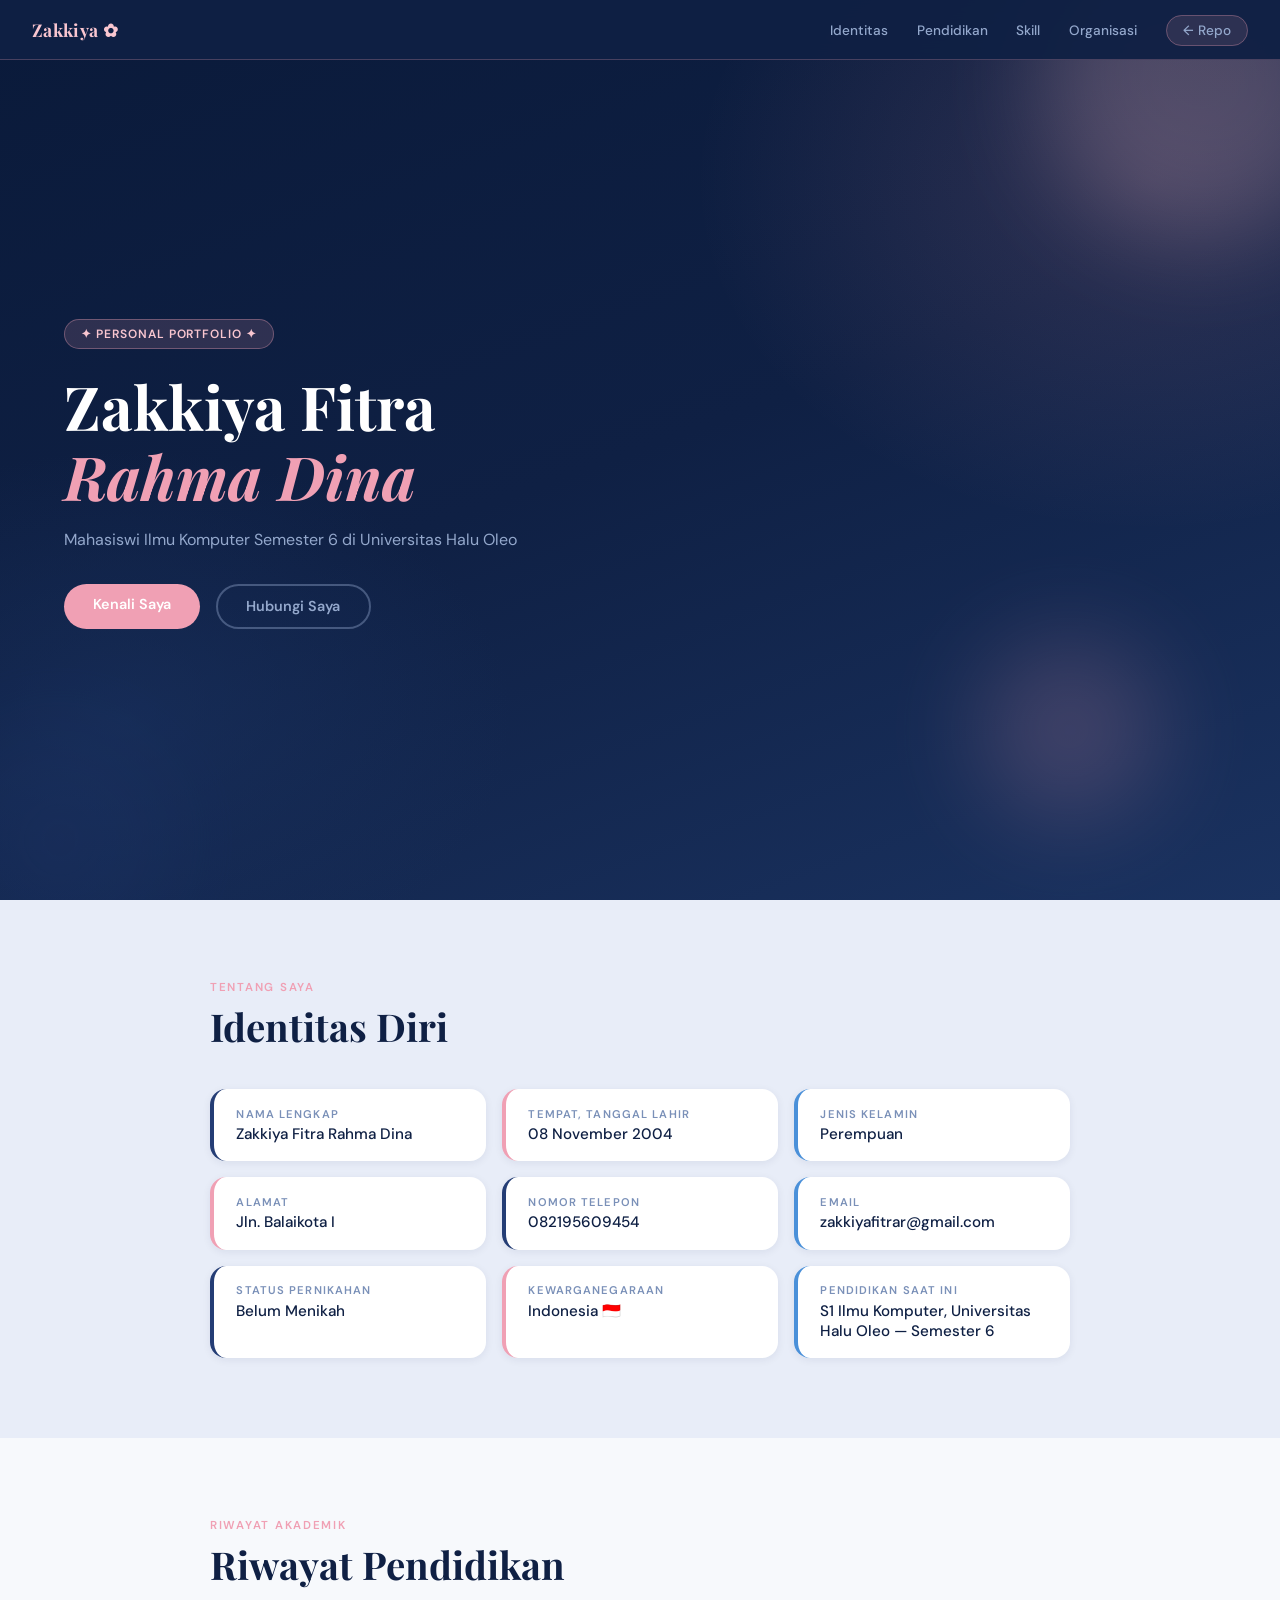
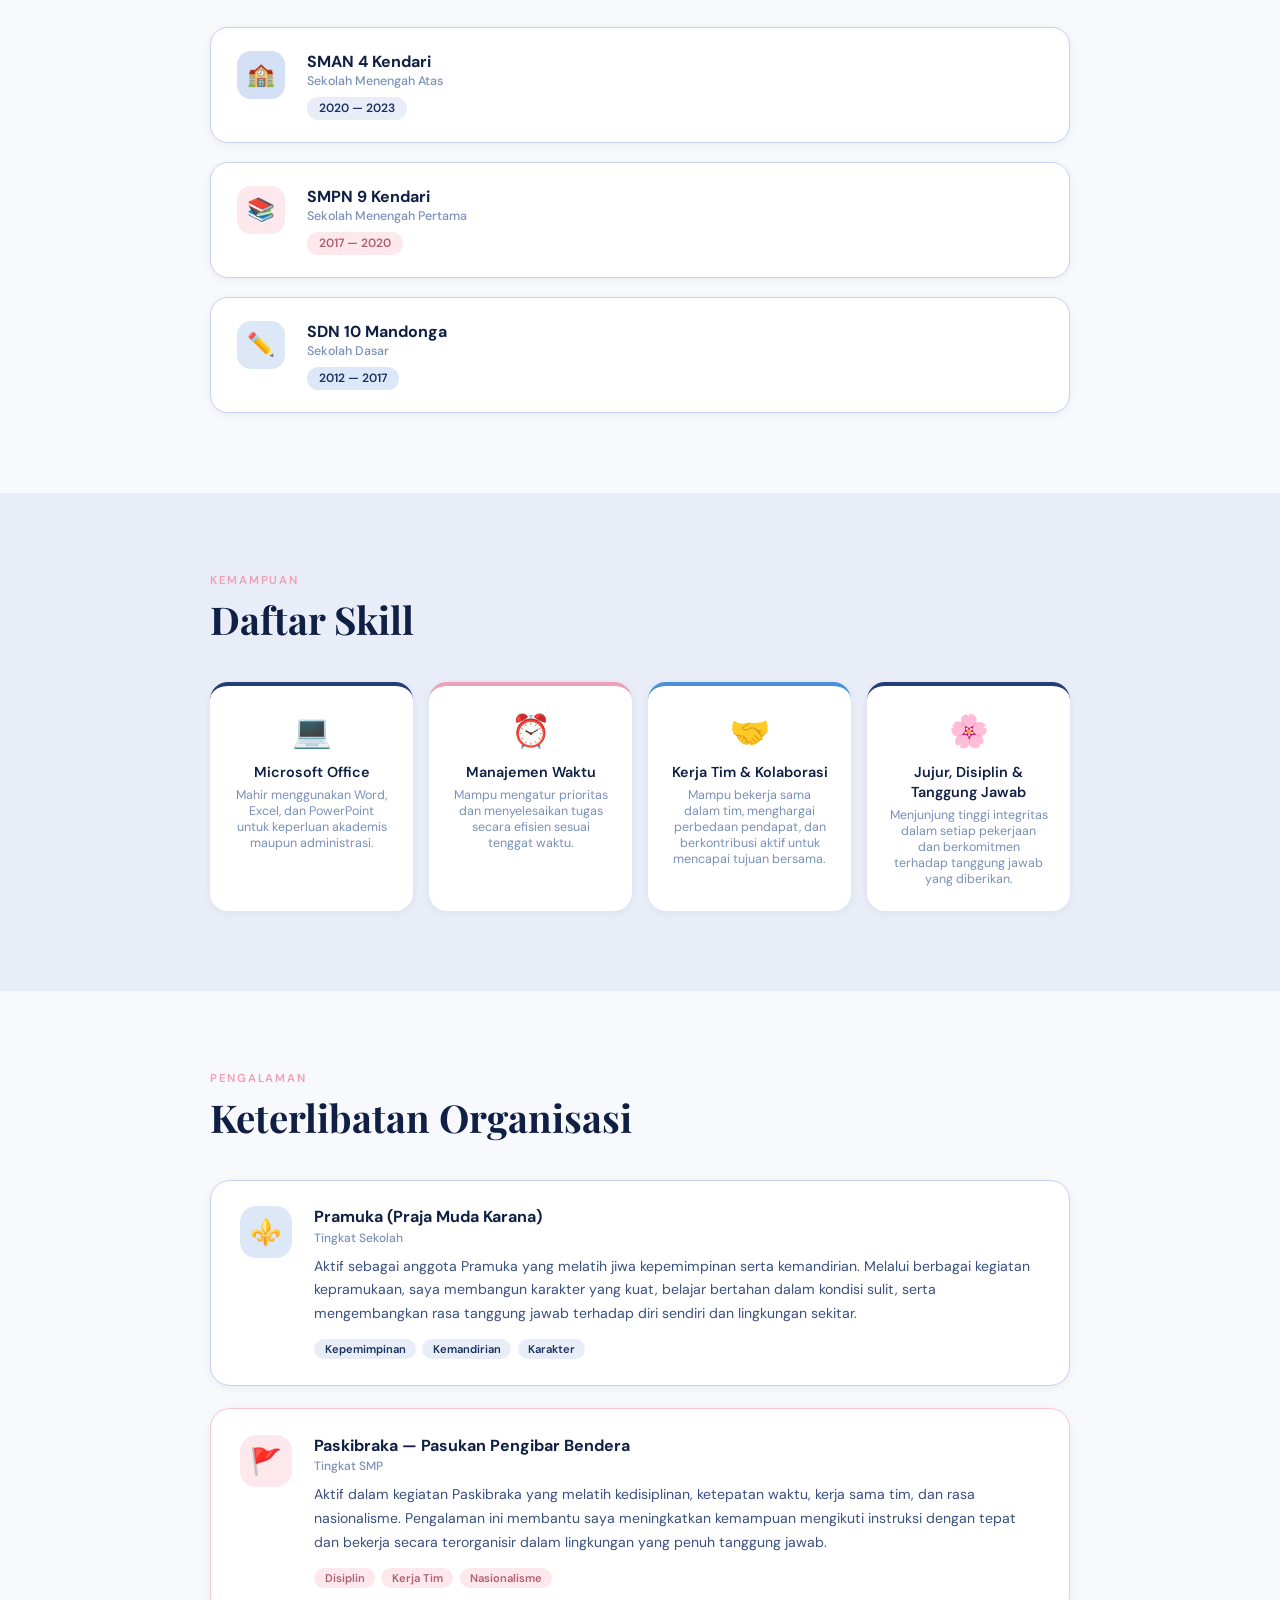
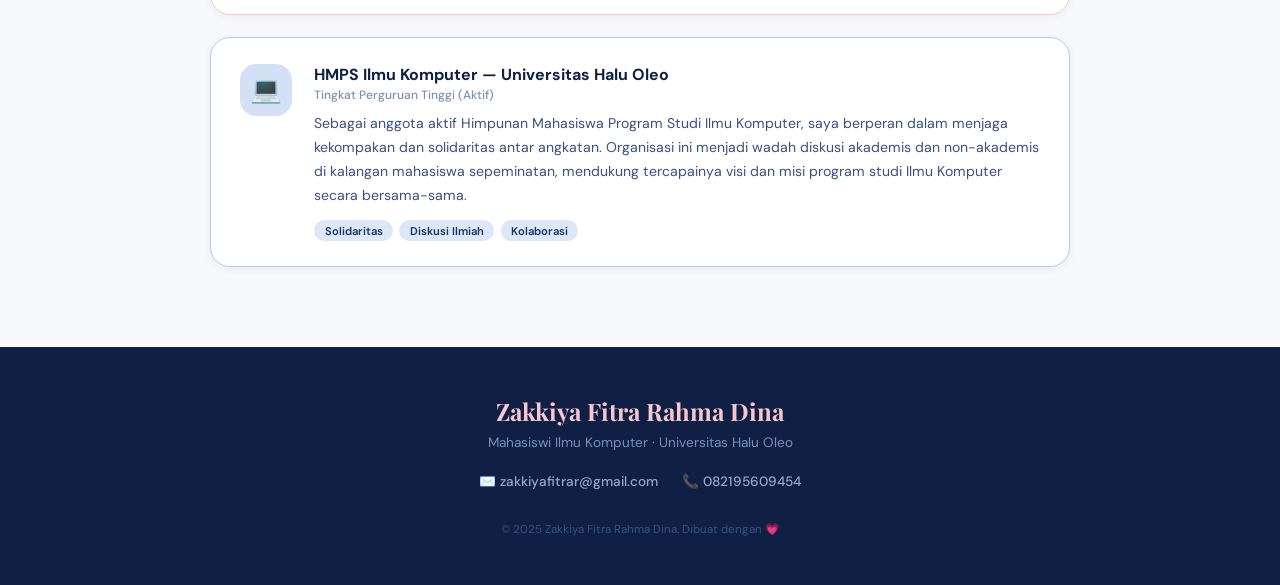
<file: index.html>
<!DOCTYPE html>
<html lang="id">
<head>
  <meta charset="UTF-8" />
  <meta name="viewport" content="width=device-width, initial-scale=1.0" />
  <title>Zakkiya Fitra Rahma Dina — Portfolio</title>
  <link href="https://fonts.googleapis.com/css2?family=Playfair+Display:ital,wght@0,400;0,700;1,400&family=DM+Sans:wght@300;400;500;600&display=swap" rel="stylesheet" />
  <style>
    *, *::before, *::after { box-sizing: border-box; margin: 0; padding: 0; }

    :root {
      --navy:    #0f2044;
      --navy-m:  #1a3260;
      --navy-l:  #243d75;
      --navy-s:  #e8edf8;
      --pink:    #F9C6D0;
      --pink-d:  #F0A0B4;
      --pink-s:  #FDE8ED;
      --white:   #f7f9fc;
      --ink:     #0f2044;
      --ink-m:   #3a5080;
      --ink-l:   #7a90b8;
    }

    html { scroll-behavior: smooth; }

    body {
      font-family: 'DM Sans', sans-serif;
      background: var(--white);
      color: var(--ink);
      overflow-x: hidden;
    }

    /* ── NAV ── */
    nav {
      position: fixed; top: 0; left: 0; right: 0; z-index: 100;
      background: rgba(15,32,68,0.95);
      backdrop-filter: blur(10px);
      border-bottom: 1.5px solid rgba(240,160,180,0.25);
      padding: 0 2rem;
      display: flex; align-items: center; justify-content: space-between;
      height: 60px;
    }
    .nav-logo {
      font-family: 'Playfair Display', serif;
      font-size: 1.1rem; font-weight: 700;
      color: var(--pink);
      letter-spacing: 0.02em;
    }
    .nav-links { display: flex; gap: 1.8rem; list-style: none; align-items: center; }
    .nav-links a {
      text-decoration: none; font-size: 0.85rem; font-weight: 500;
      color: #94a8cc; transition: color .2s;
    }
    .nav-links a:hover { color: var(--pink); }
    .nav-back {
      text-decoration: none;
      font-size: .8rem; font-weight: 600;
      color: var(--pink-d);
      background: rgba(240,160,180,0.12);
      border: 1px solid rgba(240,160,180,0.3);
      padding: .35rem 1rem; border-radius: 99px;
      transition: all .2s;
    }
    .nav-back:hover { background: rgba(240,160,180,0.25); color: #fff; }

    /* ── HERO ── */
    .hero {
      min-height: 100vh;
      display: flex; align-items: center;
      padding: 80px 2rem 2rem;
      background:
        radial-gradient(ellipse 55% 60% at 90% 20%, rgba(240,160,180,0.15) 0%, transparent 65%),
        radial-gradient(ellipse 50% 50% at 10% 80%, rgba(26,50,96,0.6) 0%, transparent 60%),
        linear-gradient(160deg, #0a1a3a 0%, #0f2044 50%, #1a3260 100%);
      position: relative; overflow: hidden;
    }

    .blob {
      position: absolute; border-radius: 50%; filter: blur(50px); opacity: .2;
      animation: float 6s ease-in-out infinite;
    }
    .blob-1 { width:320px;height:320px; background:#F9C6D0; top:-80px;  right:-80px; animation-delay:0s; }
    .blob-2 { width:240px;height:240px; background:#243d75; bottom:-60px; left:-60px; animation-delay:2s; }
    .blob-3 { width:180px;height:180px; background:#F0A0B4; bottom:80px; right:120px; animation-delay:4s; }
    @keyframes float {
      0%,100% { transform: translateY(0) scale(1); }
      50%      { transform: translateY(-18px) scale(1.04); }
    }

    .hero-inner {
      position: relative; z-index: 2;
      max-width: 780px;
      padding-left: 2rem;
    }
    .hero-badge {
      display: inline-block;
      background: rgba(240,160,180,0.15);
      border: 1px solid rgba(240,160,180,0.35);
      color: var(--pink); font-size: .75rem; font-weight: 600;
      letter-spacing: .08em; text-transform: uppercase;
      padding: .35rem 1rem; border-radius: 99px;
      margin-bottom: 1.4rem;
    }
    .hero-name {
      font-family: 'Playfair Display', serif;
      font-size: clamp(2.2rem, 5.5vw, 3.8rem);
      font-weight: 700; line-height: 1.15;
      color: #fff;
    }
    .hero-name em {
      font-style: italic; color: var(--pink-d);
    }
    .hero-tagline {
      margin-top: 1rem; font-size: 1rem; color: #94a8cc;
      line-height: 1.6; max-width: 500px;
    }
    .hero-cta {
      margin-top: 2rem; display: flex; gap: 1rem; flex-wrap: wrap;
    }
    .btn {
      display: inline-block; text-decoration: none;
      padding: .7rem 1.8rem; border-radius: 99px;
      font-size: .9rem; font-weight: 600; transition: transform .15s, box-shadow .15s;
    }
    .btn:hover { transform: translateY(-2px); box-shadow: 0 6px 20px rgba(0,0,0,.2); }
    .btn-primary { background: var(--pink-d); color: #fff; }
    .btn-outline {
      background: transparent; color: #94a8cc;
      border: 2px solid rgba(148,168,204,0.4);
    }
    .btn-outline:hover { border-color: var(--pink-d); color: var(--pink-d); }

    /* ── SECTION WRAPPER ── */
    section { padding: 5rem 1.5rem; }
    .container { max-width: 860px; margin: 0 auto; }
    .section-label {
      font-size: .72rem; font-weight: 600; letter-spacing: .15em;
      text-transform: uppercase; color: var(--pink-d);
      margin-bottom: .5rem;
    }
    .section-title {
      font-family: 'Playfair Display', serif;
      font-size: clamp(1.7rem, 4vw, 2.4rem);
      font-weight: 700; color: var(--ink);
      margin-bottom: 2.5rem; line-height: 1.2;
    }

    /* ── IDENTITAS ── */
    #identitas { background: var(--navy-s); }
    .id-grid {
      display: grid;
      grid-template-columns: repeat(auto-fill, minmax(260px, 1fr));
      gap: 1rem;
    }
    .id-card {
      background: #fff;
      border-radius: 16px;
      padding: 1.1rem 1.4rem;
      border-left: 4px solid var(--navy-l);
      display: flex; flex-direction: column; gap: .2rem;
      box-shadow: 0 2px 8px rgba(15,32,68,.07);
      transition: transform .2s;
    }
    .id-card:hover { transform: translateY(-3px); }
    .id-label {
      font-size: .7rem; font-weight: 600; letter-spacing: .1em;
      text-transform: uppercase; color: var(--ink-l);
    }
    .id-value { font-size: .95rem; font-weight: 500; color: var(--ink); }
    .id-card:nth-child(even) { border-color: var(--pink-d); }
    .id-card:nth-child(3n)   { border-color: #4a90d9; }

    /* ── PENDIDIKAN ── */
    #pendidikan { background: var(--white); }
    .edu-list { display: flex; flex-direction: column; gap: 1.2rem; }
    .edu-card {
      display: flex; align-items: flex-start; gap: 1.4rem;
      background: #fff;
      border-radius: 18px;
      padding: 1.4rem 1.6rem;
      border: 1.5px solid #c5d3ee;
      box-shadow: 0 2px 10px rgba(15,32,68,.06);
      transition: transform .2s, border-color .2s;
    }
    .edu-card:hover { transform: translateY(-3px); border-color: var(--navy-l); }
    .edu-icon {
      flex-shrink: 0;
      width: 48px; height: 48px; border-radius: 14px;
      display: flex; align-items: center; justify-content: center;
      font-size: 1.4rem;
    }
    .edu-icon.sd  { background: #dce8f8; }
    .edu-icon.smp { background: var(--pink-s); }
    .edu-icon.sma { background: #d4e0f5; }
    .edu-school { font-weight: 700; font-size: 1rem; color: var(--ink); }
    .edu-level  { font-size: .78rem; color: var(--ink-l); font-weight: 500; margin-top: .1rem; }
    .edu-year {
      margin-top: .5rem; display: inline-block;
      background: var(--navy-s);
      color: var(--navy-m); font-size: .75rem; font-weight: 600;
      padding: .2rem .75rem; border-radius: 99px;
    }
    .edu-card:nth-child(2) .edu-year { background: var(--pink-s); color: #b06070; }
    .edu-card:nth-child(3) .edu-year { background: #dce8f8; color: var(--navy-m); }

    /* ── SKILL ── */
    #skill { background: var(--navy-s); }
    .skill-grid {
      display: grid;
      grid-template-columns: repeat(auto-fill, minmax(200px, 1fr));
      gap: 1rem;
    }
    .skill-card {
      background: #fff;
      border-radius: 18px;
      padding: 1.5rem 1.4rem;
      text-align: center;
      border-top: 4px solid var(--navy-l);
      box-shadow: 0 2px 8px rgba(15,32,68,.06);
      transition: transform .2s;
    }
    .skill-card:hover { transform: translateY(-4px); }
    .skill-card:nth-child(2) { border-color: var(--pink-d); }
    .skill-card:nth-child(3) { border-color: #4a90d9; }
    .skill-card:nth-child(4) { border-color: var(--navy-l); }
    .skill-emoji { font-size: 2rem; margin-bottom: .6rem; }
    .skill-name { font-weight: 600; font-size: .9rem; color: var(--ink); line-height: 1.4; }
    .skill-desc { font-size: .78rem; color: var(--ink-l); margin-top: .3rem; }

    /* ── ORGANISASI ── */
    #organisasi { background: var(--white); }
    .org-list { display: flex; flex-direction: column; gap: 1.4rem; }
    .org-card {
      background: #fff;
      border-radius: 20px;
      padding: 1.6rem 1.8rem;
      border: 1.5px solid #c5d3ee;
      box-shadow: 0 2px 10px rgba(15,32,68,.06);
      display: flex; gap: 1.4rem; align-items: flex-start;
      transition: transform .2s, border-color .2s;
    }
    .org-card:hover { transform: translateY(-3px); border-color: var(--navy-l); }
    .org-card:nth-child(2) { border-color: #f9c6d0; }
    .org-card:nth-child(2):hover { border-color: var(--pink-d); }
    .org-card:nth-child(3) { border-color: #b8ccee; }
    .org-icon {
      flex-shrink: 0;
      width: 52px; height: 52px; border-radius: 16px;
      display: flex; align-items: center; justify-content: center;
      font-size: 1.6rem;
    }
    .org-icon.pramuka { background: #dce8f8; }
    .org-icon.paskib  { background: var(--pink-s); }
    .org-icon.hmps    { background: #d4e0f5; }
    .org-title { font-weight: 700; font-size: 1rem; color: var(--ink); }
    .org-level { font-size: .75rem; color: var(--ink-l); font-weight: 500; margin-top: .15rem; }
    .org-desc  { font-size: .88rem; color: var(--ink-m); line-height: 1.7; margin-top: .55rem; }
    .org-tags  { display: flex; flex-wrap: wrap; gap: .4rem; margin-top: .8rem; }
    .tag {
      font-size: .7rem; font-weight: 600; padding: .2rem .65rem;
      border-radius: 99px; background: var(--navy-s); color: var(--navy-m);
    }
    .org-card:nth-child(2) .tag { background: var(--pink-s); color: #b06070; }
    .org-card:nth-child(3) .tag { background: #dce8f8; color: var(--navy-m); }

    /* ── TOMBOL KEMBALI ── */
    .back-section {
      background: var(--navy-s);
      padding: 2.5rem 1.5rem;
      text-align: center;
    }
    .back-btn-big {
      display: inline-flex; align-items: center; gap: .6rem;
      text-decoration: none;
      padding: .85rem 2.2rem; border-radius: 99px;
      font-size: .95rem; font-weight: 700;
      background: var(--navy);
      color: #fff;
      border: 2px solid transparent;
      transition: all .2s;
      box-shadow: 0 4px 20px rgba(15,32,68,.2);
    }
    .back-btn-big:hover {
      background: var(--pink-d);
      box-shadow: 0 6px 24px rgba(240,160,180,.35);
      transform: translateY(-2px);
    }

    /* ── FOOTER ── */
    footer {
      background: var(--navy);
      color: #fff; text-align: center;
      padding: 3rem 1.5rem;
    }
    .footer-name {
      font-family: 'Playfair Display', serif;
      font-size: 1.5rem; font-weight: 700;
      color: var(--pink);
    }
    .footer-sub { font-size: .85rem; color: #7a90b8; margin-top: .4rem; }
    .footer-contacts {
      display: flex; flex-wrap: wrap; justify-content: center; gap: 1.5rem;
      margin-top: 1.4rem;
    }
    .footer-contacts a {
      color: #94a8cc; font-size: .85rem; text-decoration: none; font-weight: 500;
    }
    .footer-contacts a:hover { color: var(--pink); }
    .footer-copy { margin-top: 2rem; font-size: .72rem; color: #3a5080; }

    /* ── SCROLL REVEAL ── */
    .reveal { opacity: 0; transform: translateY(28px); transition: opacity .6s ease, transform .6s ease; }
    .reveal.visible { opacity: 1; transform: translateY(0); }

    /* ── RESPONSIVE ── */
    @media (max-width: 600px) {
      .nav-links { display: none; }
      .org-card { flex-direction: column; }
      .edu-card { flex-direction: column; gap: .8rem; }
      .hero-inner { padding-left: 0; }
    }
  </style>
  <script type="application/ld+json">
{
  "@context":"https://schema.org",
  "@graph":[
    {
      "@type":"Person",
      "name":"Zakkiya Fitra Rahma Dina"
    },
    {
      "@type":"CollegeOrUniversity",
      "name":"Universitas Halu Oleo"
    },
    {
      "@type":"DefinedTerm",
      "name":"Microsoft Office"
    },
    {
      "@type":"Project",
      "name":"Personal Portfolio Website"
    }
  ]
}
</script>
</head>
<body>

<!-- NAV -->
<nav>
  <span class="nav-logo">Zakkiya ✿</span>
  <ul class="nav-links">
    <li><a href="#identitas">Identitas</a></li>
    <li><a href="#pendidikan">Pendidikan</a></li>
    <li><a href="#skill">Skill</a></li>
    <li><a href="#organisasi">Organisasi</a></li>
    <li><a href="https://github.com/zakkiyafitra/profil_zakkiya.github.io" class="nav-back">← Repo</a></li>
  </ul>
</nav>

<!-- HERO -->
<section class="hero">
  <div class="blob blob-1"></div>
  <div class="blob blob-2"></div>
  <div class="blob blob-3"></div>
  <div class="hero-inner">
    <div class="hero-badge">✦ Personal Portfolio ✦</div>
    <h1 class="hero-name">Zakkiya Fitra<br><em>Rahma Dina</em></h1>
    <p class="hero-tagline">
      Mahasiswi Ilmu Komputer Semester 6 di Universitas Halu Oleo 
    </p>
    <div class="hero-cta">
      <a href="#identitas" class="btn btn-primary">Kenali Saya</a>
      <a href="mailto:zakkiyafitrar@gmail.com" class="btn btn-outline">Hubungi Saya</a>
    </div>
  </div>
</section>

<!-- IDENTITAS -->
<section id="identitas">
  <div class="container">
    <p class="section-label">Tentang Saya</p>
    <h2 class="section-title">Identitas Diri</h2>
    <div class="id-grid">
      <div class="id-card reveal"><span class="id-label">Nama Lengkap</span><span class="id-value">Zakkiya Fitra Rahma Dina</span></div>
      <div class="id-card reveal"><span class="id-label">Tempat, Tanggal Lahir</span><span class="id-value">08 November 2004</span></div>
      <div class="id-card reveal"><span class="id-label">Jenis Kelamin</span><span class="id-value">Perempuan</span></div>
      <div class="id-card reveal"><span class="id-label">Alamat</span><span class="id-value">Jln. Balaikota I</span></div>
      <div class="id-card reveal"><span class="id-label">Nomor Telepon</span><span class="id-value">082195609454</span></div>
      <div class="id-card reveal"><span class="id-label">Email</span><span class="id-value">zakkiyafitrar@gmail.com</span></div>
      <div class="id-card reveal"><span class="id-label">Status Pernikahan</span><span class="id-value">Belum Menikah</span></div>
      <div class="id-card reveal"><span class="id-label">Kewarganegaraan</span><span class="id-value">Indonesia 🇮🇩</span></div>
      <div class="id-card reveal"><span class="id-label">Pendidikan Saat Ini</span><span class="id-value">S1 Ilmu Komputer, Universitas Halu Oleo — Semester 6</span></div>
    </div>
  </div>
</section>

<!-- PENDIDIKAN -->
<section id="pendidikan">
  <div class="container">
    <p class="section-label">Riwayat Akademik</p>
    <h2 class="section-title">Riwayat Pendidikan</h2>
    <div class="edu-list">
      <div class="edu-card reveal">
        <div class="edu-icon sma">🏫</div>
        <div class="edu-body">
          <div class="edu-school">SMAN 4 Kendari</div>
          <div class="edu-level">Sekolah Menengah Atas</div>
          <span class="edu-year">2020 — 2023</span>
        </div>
      </div>
      <div class="edu-card reveal">
        <div class="edu-icon smp">📚</div>
        <div class="edu-body">
          <div class="edu-school">SMPN 9 Kendari</div>
          <div class="edu-level">Sekolah Menengah Pertama</div>
          <span class="edu-year">2017 — 2020</span>
        </div>
      </div>
      <div class="edu-card reveal">
        <div class="edu-icon sd">✏️</div>
        <div class="edu-body">
          <div class="edu-school">SDN 10 Mandonga</div>
          <div class="edu-level">Sekolah Dasar</div>
          <span class="edu-year">2012 — 2017</span>
        </div>
      </div>
    </div>
  </div>
</section>

<!-- SKILL -->
<section id="skill">
  <div class="container">
    <p class="section-label">Kemampuan</p>
    <h2 class="section-title">Daftar Skill</h2>
    <div class="skill-grid">
      <div class="skill-card reveal">
        <div class="skill-emoji">💻</div>
        <div class="skill-name">Microsoft Office</div>
        <div class="skill-desc">Mahir menggunakan Word, Excel, dan PowerPoint untuk keperluan akademis maupun administrasi.</div>
      </div>
      <div class="skill-card reveal">
        <div class="skill-emoji">⏰</div>
        <div class="skill-name">Manajemen Waktu</div>
        <div class="skill-desc">Mampu mengatur prioritas dan menyelesaikan tugas secara efisien sesuai tenggat waktu.</div>
      </div>
      <div class="skill-card reveal">
        <div class="skill-emoji">🤝</div>
        <div class="skill-name">Kerja Tim & Kolaborasi</div>
        <div class="skill-desc">Mampu bekerja sama dalam tim, menghargai perbedaan pendapat, dan berkontribusi aktif untuk mencapai tujuan bersama.</div>
      </div>
      <div class="skill-card reveal">
        <div class="skill-emoji">🌸</div>
        <div class="skill-name">Jujur, Disiplin & Tanggung Jawab</div>
        <div class="skill-desc">Menjunjung tinggi integritas dalam setiap pekerjaan dan berkomitmen terhadap tanggung jawab yang diberikan.</div>
      </div>
    </div>
  </div>
</section>

<!-- ORGANISASI -->
<section id="organisasi">
  <div class="container">
    <p class="section-label">Pengalaman</p>
    <h2 class="section-title">Keterlibatan Organisasi</h2>
    <div class="org-list">
      <div class="org-card reveal">
        <div class="org-icon pramuka">⚜️</div>
        <div>
          <div class="org-title">Pramuka (Praja Muda Karana)</div>
          <div class="org-level">Tingkat Sekolah</div>
          <p class="org-desc">Aktif sebagai anggota Pramuka yang melatih jiwa kepemimpinan serta kemandirian. Melalui berbagai kegiatan kepramukaan, saya membangun karakter yang kuat, belajar bertahan dalam kondisi sulit, serta mengembangkan rasa tanggung jawab terhadap diri sendiri dan lingkungan sekitar.</p>
          <div class="org-tags">
            <span class="tag">Kepemimpinan</span>
            <span class="tag">Kemandirian</span>
            <span class="tag">Karakter</span>
          </div>
        </div>
      </div>
      <div class="org-card reveal">
        <div class="org-icon paskib">🚩</div>
        <div>
          <div class="org-title">Paskibraka — Pasukan Pengibar Bendera</div>
          <div class="org-level">Tingkat SMP</div>
          <p class="org-desc">Aktif dalam kegiatan Paskibraka yang melatih kedisiplinan, ketepatan waktu, kerja sama tim, dan rasa nasionalisme. Pengalaman ini membantu saya meningkatkan kemampuan mengikuti instruksi dengan tepat dan bekerja secara terorganisir dalam lingkungan yang penuh tanggung jawab.</p>
          <div class="org-tags">
            <span class="tag">Disiplin</span>
            <span class="tag">Kerja Tim</span>
            <span class="tag">Nasionalisme</span>
          </div>
        </div>
      </div>
      <div class="org-card reveal">
        <div class="org-icon hmps">💻</div>
        <div>
          <div class="org-title">HMPS Ilmu Komputer — Universitas Halu Oleo</div>
          <div class="org-level">Tingkat Perguruan Tinggi (Aktif)</div>
          <p class="org-desc">Sebagai anggota aktif Himpunan Mahasiswa Program Studi Ilmu Komputer, saya berperan dalam menjaga kekompakan dan solidaritas antar angkatan. Organisasi ini menjadi wadah diskusi akademis dan non-akademis di kalangan mahasiswa sepeminatan, mendukung tercapainya visi dan misi program studi Ilmu Komputer secara bersama-sama.</p>
          <div class="org-tags">
            <span class="tag">Solidaritas</span>
            <span class="tag">Diskusi Ilmiah</span>
            <span class="tag">Kolaborasi</span>
          </div>
        </div>
      </div>
    </div>
  </div>
</section>



<!-- FOOTER -->
<footer>
  <div class="footer-name">Zakkiya Fitra Rahma Dina</div>
  <div class="footer-sub">Mahasiswi Ilmu Komputer · Universitas Halu Oleo</div>
  <div class="footer-contacts">
    <a href="mailto:zakkiyafitrar@gmail.com">✉️ zakkiyafitrar@gmail.com</a>
    <a href="tel:082195609454">📞 082195609454</a>
  </div>
  <p class="footer-copy">© 2025 Zakkiya Fitra Rahma Dina. Dibuat dengan 💗</p>
</footer>

<script>
  const reveals = document.querySelectorAll('.reveal');
  const observer = new IntersectionObserver((entries) => {
    entries.forEach((e, i) => {
      if (e.isIntersecting) {
        setTimeout(() => e.target.classList.add('visible'), i * 80);
        observer.unobserve(e.target);
      }
    });
  }, { threshold: 0.12 });
  reveals.forEach(el => observer.observe(el));
</script>
</body>
</html>
</file>
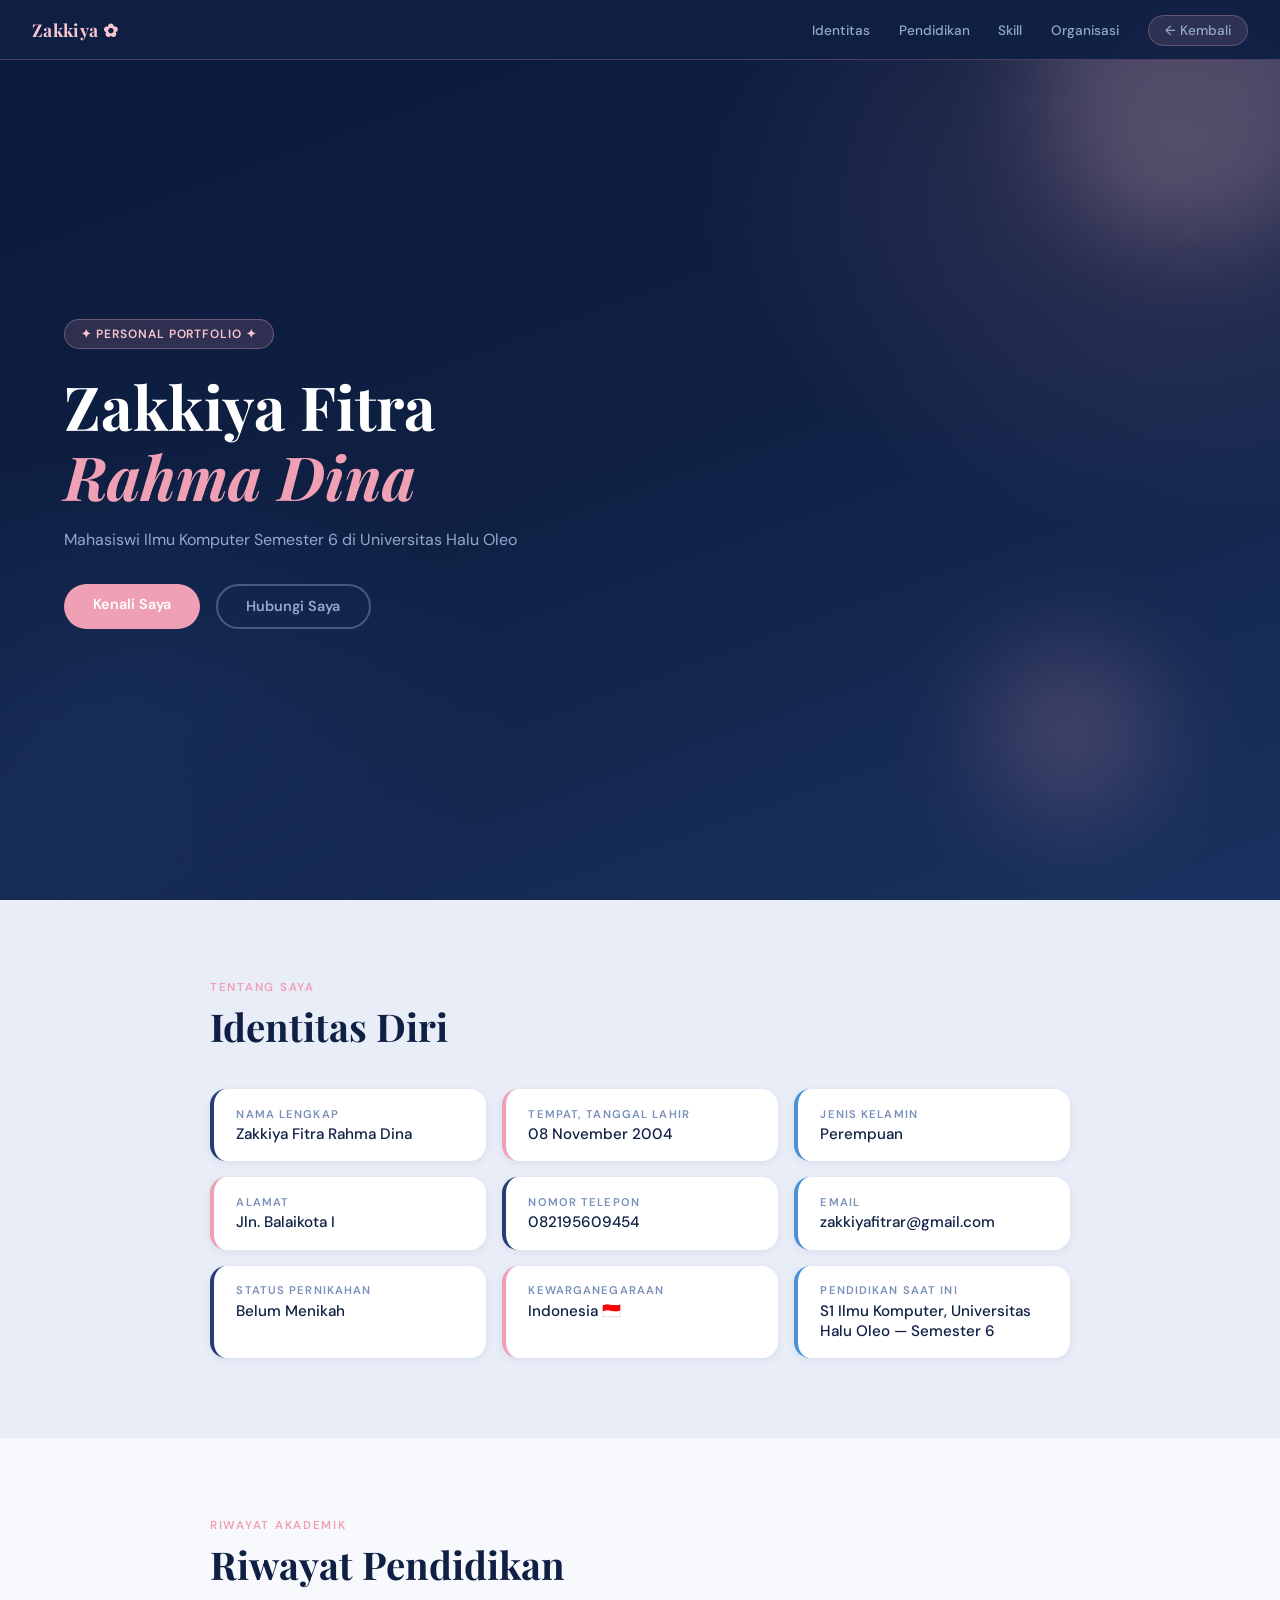
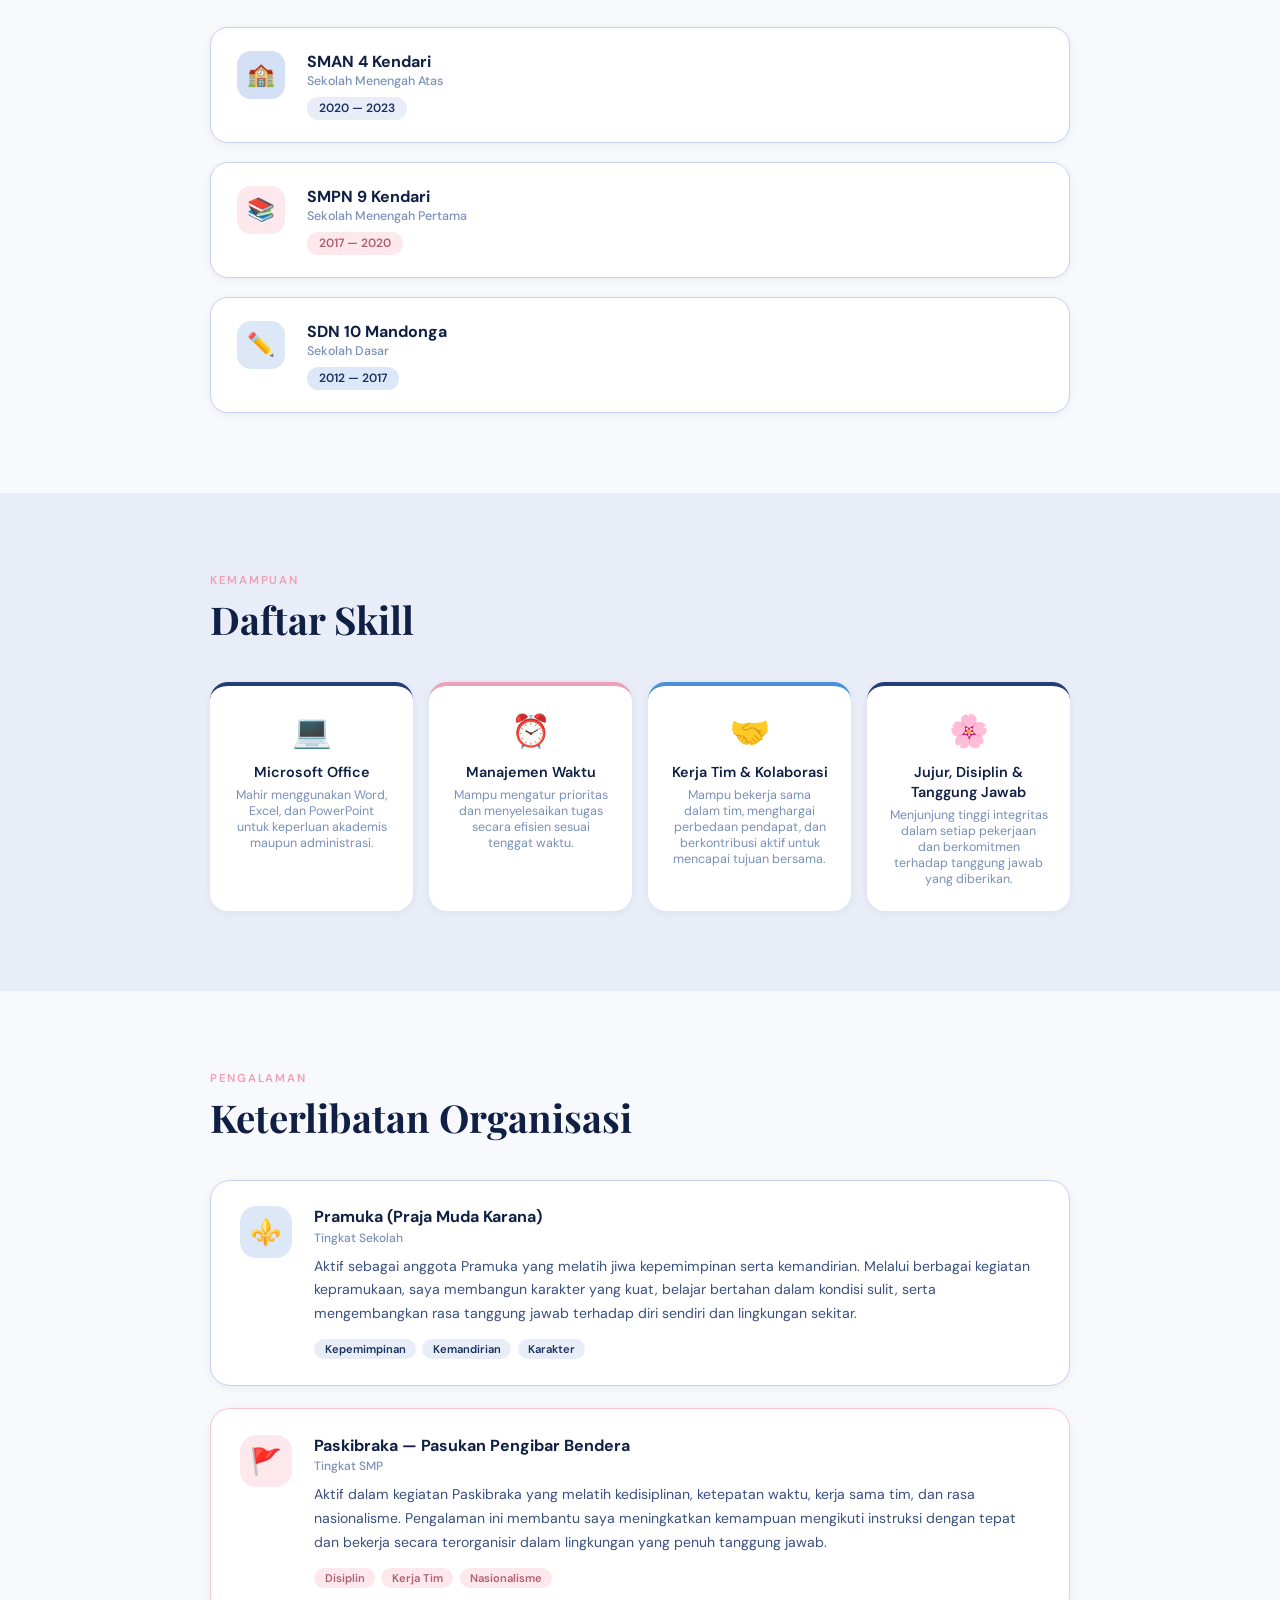
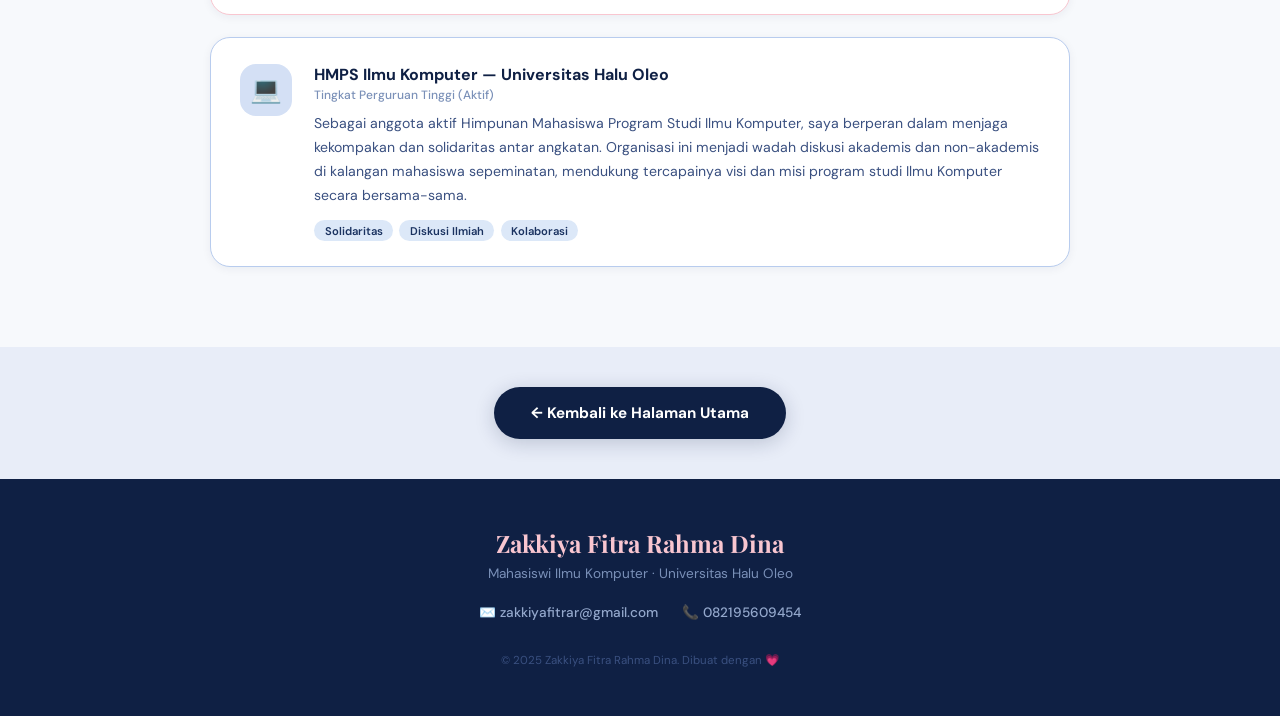
<file: profil.html>
<!DOCTYPE html>
<html lang="id">
<head>
  <meta charset="UTF-8" />
  <meta name="viewport" content="width=device-width, initial-scale=1.0" />
  <title>Zakkiya Fitra Rahma Dina — Portfolio</title>
  <link href="https://fonts.googleapis.com/css2?family=Playfair+Display:ital,wght@0,400;0,700;1,400&family=DM+Sans:wght@300;400;500;600&display=swap" rel="stylesheet" />
  <style>
    *, *::before, *::after { box-sizing: border-box; margin: 0; padding: 0; }

    :root {
      --navy:    #0f2044;
      --navy-m:  #1a3260;
      --navy-l:  #243d75;
      --navy-s:  #e8edf8;
      --pink:    #F9C6D0;
      --pink-d:  #F0A0B4;
      --pink-s:  #FDE8ED;
      --white:   #f7f9fc;
      --ink:     #0f2044;
      --ink-m:   #3a5080;
      --ink-l:   #7a90b8;
    }

    html { scroll-behavior: smooth; }

    body {
      font-family: 'DM Sans', sans-serif;
      background: var(--white);
      color: var(--ink);
      overflow-x: hidden;
    }

    /* ── NAV ── */
    nav {
      position: fixed; top: 0; left: 0; right: 0; z-index: 100;
      background: rgba(15,32,68,0.95);
      backdrop-filter: blur(10px);
      border-bottom: 1.5px solid rgba(240,160,180,0.25);
      padding: 0 2rem;
      display: flex; align-items: center; justify-content: space-between;
      height: 60px;
    }
    .nav-logo {
      font-family: 'Playfair Display', serif;
      font-size: 1.1rem; font-weight: 700;
      color: var(--pink);
      letter-spacing: 0.02em;
    }
    .nav-links { display: flex; gap: 1.8rem; list-style: none; align-items: center; }
    .nav-links a {
      text-decoration: none; font-size: 0.85rem; font-weight: 500;
      color: #94a8cc; transition: color .2s;
    }
    .nav-links a:hover { color: var(--pink); }
    .nav-back {
      text-decoration: none;
      font-size: .8rem; font-weight: 600;
      color: var(--pink-d);
      background: rgba(240,160,180,0.12);
      border: 1px solid rgba(240,160,180,0.3);
      padding: .35rem 1rem; border-radius: 99px;
      transition: all .2s;
    }
    .nav-back:hover { background: rgba(240,160,180,0.25); color: #fff; }

    /* ── HERO ── */
    .hero {
      min-height: 100vh;
      display: flex; align-items: center;
      padding: 80px 2rem 2rem;
      background:
        radial-gradient(ellipse 55% 60% at 90% 20%, rgba(240,160,180,0.15) 0%, transparent 65%),
        radial-gradient(ellipse 50% 50% at 10% 80%, rgba(26,50,96,0.6) 0%, transparent 60%),
        linear-gradient(160deg, #0a1a3a 0%, #0f2044 50%, #1a3260 100%);
      position: relative; overflow: hidden;
    }

    .blob {
      position: absolute; border-radius: 50%; filter: blur(50px); opacity: .2;
      animation: float 6s ease-in-out infinite;
    }
    .blob-1 { width:320px;height:320px; background:#F9C6D0; top:-80px;  right:-80px; animation-delay:0s; }
    .blob-2 { width:240px;height:240px; background:#243d75; bottom:-60px; left:-60px; animation-delay:2s; }
    .blob-3 { width:180px;height:180px; background:#F0A0B4; bottom:80px; right:120px; animation-delay:4s; }
    @keyframes float {
      0%,100% { transform: translateY(0) scale(1); }
      50%      { transform: translateY(-18px) scale(1.04); }
    }

    .hero-inner {
      position: relative; z-index: 2;
      max-width: 780px;
      padding-left: 2rem;
    }
    .hero-badge {
      display: inline-block;
      background: rgba(240,160,180,0.15);
      border: 1px solid rgba(240,160,180,0.35);
      color: var(--pink); font-size: .75rem; font-weight: 600;
      letter-spacing: .08em; text-transform: uppercase;
      padding: .35rem 1rem; border-radius: 99px;
      margin-bottom: 1.4rem;
    }
    .hero-name {
      font-family: 'Playfair Display', serif;
      font-size: clamp(2.2rem, 5.5vw, 3.8rem);
      font-weight: 700; line-height: 1.15;
      color: #fff;
    }
    .hero-name em {
      font-style: italic; color: var(--pink-d);
    }
    .hero-tagline {
      margin-top: 1rem; font-size: 1rem; color: #94a8cc;
      line-height: 1.6; max-width: 500px;
    }
    .hero-cta {
      margin-top: 2rem; display: flex; gap: 1rem; flex-wrap: wrap;
    }
    .btn {
      display: inline-block; text-decoration: none;
      padding: .7rem 1.8rem; border-radius: 99px;
      font-size: .9rem; font-weight: 600; transition: transform .15s, box-shadow .15s;
    }
    .btn:hover { transform: translateY(-2px); box-shadow: 0 6px 20px rgba(0,0,0,.2); }
    .btn-primary { background: var(--pink-d); color: #fff; }
    .btn-outline {
      background: transparent; color: #94a8cc;
      border: 2px solid rgba(148,168,204,0.4);
    }
    .btn-outline:hover { border-color: var(--pink-d); color: var(--pink-d); }

    /* ── SECTION WRAPPER ── */
    section { padding: 5rem 1.5rem; }
    .container { max-width: 860px; margin: 0 auto; }
    .section-label {
      font-size: .72rem; font-weight: 600; letter-spacing: .15em;
      text-transform: uppercase; color: var(--pink-d);
      margin-bottom: .5rem;
    }
    .section-title {
      font-family: 'Playfair Display', serif;
      font-size: clamp(1.7rem, 4vw, 2.4rem);
      font-weight: 700; color: var(--ink);
      margin-bottom: 2.5rem; line-height: 1.2;
    }

    /* ── IDENTITAS ── */
    #identitas { background: var(--navy-s); }
    .id-grid {
      display: grid;
      grid-template-columns: repeat(auto-fill, minmax(260px, 1fr));
      gap: 1rem;
    }
    .id-card {
      background: #fff;
      border-radius: 16px;
      padding: 1.1rem 1.4rem;
      border-left: 4px solid var(--navy-l);
      display: flex; flex-direction: column; gap: .2rem;
      box-shadow: 0 2px 8px rgba(15,32,68,.07);
      transition: transform .2s;
    }
    .id-card:hover { transform: translateY(-3px); }
    .id-label {
      font-size: .7rem; font-weight: 600; letter-spacing: .1em;
      text-transform: uppercase; color: var(--ink-l);
    }
    .id-value { font-size: .95rem; font-weight: 500; color: var(--ink); }
    .id-card:nth-child(even) { border-color: var(--pink-d); }
    .id-card:nth-child(3n)   { border-color: #4a90d9; }

    /* ── PENDIDIKAN ── */
    #pendidikan { background: var(--white); }
    .edu-list { display: flex; flex-direction: column; gap: 1.2rem; }
    .edu-card {
      display: flex; align-items: flex-start; gap: 1.4rem;
      background: #fff;
      border-radius: 18px;
      padding: 1.4rem 1.6rem;
      border: 1.5px solid #c5d3ee;
      box-shadow: 0 2px 10px rgba(15,32,68,.06);
      transition: transform .2s, border-color .2s;
    }
    .edu-card:hover { transform: translateY(-3px); border-color: var(--navy-l); }
    .edu-icon {
      flex-shrink: 0;
      width: 48px; height: 48px; border-radius: 14px;
      display: flex; align-items: center; justify-content: center;
      font-size: 1.4rem;
    }
    .edu-icon.sd  { background: #dce8f8; }
    .edu-icon.smp { background: var(--pink-s); }
    .edu-icon.sma { background: #d4e0f5; }
    .edu-school { font-weight: 700; font-size: 1rem; color: var(--ink); }
    .edu-level  { font-size: .78rem; color: var(--ink-l); font-weight: 500; margin-top: .1rem; }
    .edu-year {
      margin-top: .5rem; display: inline-block;
      background: var(--navy-s);
      color: var(--navy-m); font-size: .75rem; font-weight: 600;
      padding: .2rem .75rem; border-radius: 99px;
    }
    .edu-card:nth-child(2) .edu-year { background: var(--pink-s); color: #b06070; }
    .edu-card:nth-child(3) .edu-year { background: #dce8f8; color: var(--navy-m); }

    /* ── SKILL ── */
    #skill { background: var(--navy-s); }
    .skill-grid {
      display: grid;
      grid-template-columns: repeat(auto-fill, minmax(200px, 1fr));
      gap: 1rem;
    }
    .skill-card {
      background: #fff;
      border-radius: 18px;
      padding: 1.5rem 1.4rem;
      text-align: center;
      border-top: 4px solid var(--navy-l);
      box-shadow: 0 2px 8px rgba(15,32,68,.06);
      transition: transform .2s;
    }
    .skill-card:hover { transform: translateY(-4px); }
    .skill-card:nth-child(2) { border-color: var(--pink-d); }
    .skill-card:nth-child(3) { border-color: #4a90d9; }
    .skill-card:nth-child(4) { border-color: var(--navy-l); }
    .skill-emoji { font-size: 2rem; margin-bottom: .6rem; }
    .skill-name { font-weight: 600; font-size: .9rem; color: var(--ink); line-height: 1.4; }
    .skill-desc { font-size: .78rem; color: var(--ink-l); margin-top: .3rem; }

    /* ── ORGANISASI ── */
    #organisasi { background: var(--white); }
    .org-list { display: flex; flex-direction: column; gap: 1.4rem; }
    .org-card {
      background: #fff;
      border-radius: 20px;
      padding: 1.6rem 1.8rem;
      border: 1.5px solid #c5d3ee;
      box-shadow: 0 2px 10px rgba(15,32,68,.06);
      display: flex; gap: 1.4rem; align-items: flex-start;
      transition: transform .2s, border-color .2s;
    }
    .org-card:hover { transform: translateY(-3px); border-color: var(--navy-l); }
    .org-card:nth-child(2) { border-color: #f9c6d0; }
    .org-card:nth-child(2):hover { border-color: var(--pink-d); }
    .org-card:nth-child(3) { border-color: #b8ccee; }
    .org-icon {
      flex-shrink: 0;
      width: 52px; height: 52px; border-radius: 16px;
      display: flex; align-items: center; justify-content: center;
      font-size: 1.6rem;
    }
    .org-icon.pramuka { background: #dce8f8; }
    .org-icon.paskib  { background: var(--pink-s); }
    .org-icon.hmps    { background: #d4e0f5; }
    .org-title { font-weight: 700; font-size: 1rem; color: var(--ink); }
    .org-level { font-size: .75rem; color: var(--ink-l); font-weight: 500; margin-top: .15rem; }
    .org-desc  { font-size: .88rem; color: var(--ink-m); line-height: 1.7; margin-top: .55rem; }
    .org-tags  { display: flex; flex-wrap: wrap; gap: .4rem; margin-top: .8rem; }
    .tag {
      font-size: .7rem; font-weight: 600; padding: .2rem .65rem;
      border-radius: 99px; background: var(--navy-s); color: var(--navy-m);
    }
    .org-card:nth-child(2) .tag { background: var(--pink-s); color: #b06070; }
    .org-card:nth-child(3) .tag { background: #dce8f8; color: var(--navy-m); }

    /* ── TOMBOL KEMBALI ── */
    .back-section {
      background: var(--navy-s);
      padding: 2.5rem 1.5rem;
      text-align: center;
    }
    .back-btn-big {
      display: inline-flex; align-items: center; gap: .6rem;
      text-decoration: none;
      padding: .85rem 2.2rem; border-radius: 99px;
      font-size: .95rem; font-weight: 700;
      background: var(--navy);
      color: #fff;
      border: 2px solid transparent;
      transition: all .2s;
      box-shadow: 0 4px 20px rgba(15,32,68,.2);
    }
    .back-btn-big:hover {
      background: var(--pink-d);
      box-shadow: 0 6px 24px rgba(240,160,180,.35);
      transform: translateY(-2px);
    }

    /* ── FOOTER ── */
    footer {
      background: var(--navy);
      color: #fff; text-align: center;
      padding: 3rem 1.5rem;
    }
    .footer-name {
      font-family: 'Playfair Display', serif;
      font-size: 1.5rem; font-weight: 700;
      color: var(--pink);
    }
    .footer-sub { font-size: .85rem; color: #7a90b8; margin-top: .4rem; }
    .footer-contacts {
      display: flex; flex-wrap: wrap; justify-content: center; gap: 1.5rem;
      margin-top: 1.4rem;
    }
    .footer-contacts a {
      color: #94a8cc; font-size: .85rem; text-decoration: none; font-weight: 500;
    }
    .footer-contacts a:hover { color: var(--pink); }
    .footer-copy { margin-top: 2rem; font-size: .72rem; color: #3a5080; }

    /* ── SCROLL REVEAL ── */
    .reveal { opacity: 0; transform: translateY(28px); transition: opacity .6s ease, transform .6s ease; }
    .reveal.visible { opacity: 1; transform: translateY(0); }

    /* ── RESPONSIVE ── */
    @media (max-width: 600px) {
      .nav-links { display: none; }
      .org-card { flex-direction: column; }
      .edu-card { flex-direction: column; gap: .8rem; }
      .hero-inner { padding-left: 0; }
    }
  </style>
  <script type="application/ld+json">
{
  "@context":"https://schema.org",
  "@graph":[
    {
      "@type":"Person",
      "name":"Zakkiya Fitra Rahma Dina"
    },
    {
      "@type":"CollegeOrUniversity",
      "name":"Universitas Halu Oleo"
    },
    {
      "@type":"DefinedTerm",
      "name":"Microsoft Office"
    },
    {
      "@type":"Project",
      "name":"Personal Portfolio Website"
    }
  ]
}
</script>
</head>
<body>

<!-- NAV -->
<nav>
  <span class="nav-logo">Zakkiya ✿</span>
  <ul class="nav-links">
    <li><a href="#identitas">Identitas</a></li>
    <li><a href="#pendidikan">Pendidikan</a></li>
    <li><a href="#skill">Skill</a></li>
    <li><a href="#organisasi">Organisasi</a></li>
    <li><a href="index.php" class="nav-back">← Kembali</a></li>
  </ul>
</nav>

<!-- HERO -->
<section class="hero">
  <div class="blob blob-1"></div>
  <div class="blob blob-2"></div>
  <div class="blob blob-3"></div>
  <div class="hero-inner">
    <div class="hero-badge">✦ Personal Portfolio ✦</div>
    <h1 class="hero-name">Zakkiya Fitra<br><em>Rahma Dina</em></h1>
    <p class="hero-tagline">
      Mahasiswi Ilmu Komputer Semester 6 di Universitas Halu Oleo 
    </p>
    <div class="hero-cta">
      <a href="#identitas" class="btn btn-primary">Kenali Saya</a>
      <a href="mailto:zakkiyafitrar@gmail.com" class="btn btn-outline">Hubungi Saya</a>
    </div>
  </div>
</section>

<!-- IDENTITAS -->
<section id="identitas">
  <div class="container">
    <p class="section-label">Tentang Saya</p>
    <h2 class="section-title">Identitas Diri</h2>
    <div class="id-grid">
      <div class="id-card reveal"><span class="id-label">Nama Lengkap</span><span class="id-value">Zakkiya Fitra Rahma Dina</span></div>
      <div class="id-card reveal"><span class="id-label">Tempat, Tanggal Lahir</span><span class="id-value">08 November 2004</span></div>
      <div class="id-card reveal"><span class="id-label">Jenis Kelamin</span><span class="id-value">Perempuan</span></div>
      <div class="id-card reveal"><span class="id-label">Alamat</span><span class="id-value">Jln. Balaikota I</span></div>
      <div class="id-card reveal"><span class="id-label">Nomor Telepon</span><span class="id-value">082195609454</span></div>
      <div class="id-card reveal"><span class="id-label">Email</span><span class="id-value">zakkiyafitrar@gmail.com</span></div>
      <div class="id-card reveal"><span class="id-label">Status Pernikahan</span><span class="id-value">Belum Menikah</span></div>
      <div class="id-card reveal"><span class="id-label">Kewarganegaraan</span><span class="id-value">Indonesia 🇮🇩</span></div>
      <div class="id-card reveal"><span class="id-label">Pendidikan Saat Ini</span><span class="id-value">S1 Ilmu Komputer, Universitas Halu Oleo — Semester 6</span></div>
    </div>
  </div>
</section>

<!-- PENDIDIKAN -->
<section id="pendidikan">
  <div class="container">
    <p class="section-label">Riwayat Akademik</p>
    <h2 class="section-title">Riwayat Pendidikan</h2>
    <div class="edu-list">
      <div class="edu-card reveal">
        <div class="edu-icon sma">🏫</div>
        <div class="edu-body">
          <div class="edu-school">SMAN 4 Kendari</div>
          <div class="edu-level">Sekolah Menengah Atas</div>
          <span class="edu-year">2020 — 2023</span>
        </div>
      </div>
      <div class="edu-card reveal">
        <div class="edu-icon smp">📚</div>
        <div class="edu-body">
          <div class="edu-school">SMPN 9 Kendari</div>
          <div class="edu-level">Sekolah Menengah Pertama</div>
          <span class="edu-year">2017 — 2020</span>
        </div>
      </div>
      <div class="edu-card reveal">
        <div class="edu-icon sd">✏️</div>
        <div class="edu-body">
          <div class="edu-school">SDN 10 Mandonga</div>
          <div class="edu-level">Sekolah Dasar</div>
          <span class="edu-year">2012 — 2017</span>
        </div>
      </div>
    </div>
  </div>
</section>

<!-- SKILL -->
<section id="skill">
  <div class="container">
    <p class="section-label">Kemampuan</p>
    <h2 class="section-title">Daftar Skill</h2>
    <div class="skill-grid">
      <div class="skill-card reveal">
        <div class="skill-emoji">💻</div>
        <div class="skill-name">Microsoft Office</div>
        <div class="skill-desc">Mahir menggunakan Word, Excel, dan PowerPoint untuk keperluan akademis maupun administrasi.</div>
      </div>
      <div class="skill-card reveal">
        <div class="skill-emoji">⏰</div>
        <div class="skill-name">Manajemen Waktu</div>
        <div class="skill-desc">Mampu mengatur prioritas dan menyelesaikan tugas secara efisien sesuai tenggat waktu.</div>
      </div>
      <div class="skill-card reveal">
        <div class="skill-emoji">🤝</div>
        <div class="skill-name">Kerja Tim & Kolaborasi</div>
        <div class="skill-desc">Mampu bekerja sama dalam tim, menghargai perbedaan pendapat, dan berkontribusi aktif untuk mencapai tujuan bersama.</div>
      </div>
      <div class="skill-card reveal">
        <div class="skill-emoji">🌸</div>
        <div class="skill-name">Jujur, Disiplin & Tanggung Jawab</div>
        <div class="skill-desc">Menjunjung tinggi integritas dalam setiap pekerjaan dan berkomitmen terhadap tanggung jawab yang diberikan.</div>
      </div>
    </div>
  </div>
</section>

<!-- ORGANISASI -->
<section id="organisasi">
  <div class="container">
    <p class="section-label">Pengalaman</p>
    <h2 class="section-title">Keterlibatan Organisasi</h2>
    <div class="org-list">
      <div class="org-card reveal">
        <div class="org-icon pramuka">⚜️</div>
        <div>
          <div class="org-title">Pramuka (Praja Muda Karana)</div>
          <div class="org-level">Tingkat Sekolah</div>
          <p class="org-desc">Aktif sebagai anggota Pramuka yang melatih jiwa kepemimpinan serta kemandirian. Melalui berbagai kegiatan kepramukaan, saya membangun karakter yang kuat, belajar bertahan dalam kondisi sulit, serta mengembangkan rasa tanggung jawab terhadap diri sendiri dan lingkungan sekitar.</p>
          <div class="org-tags">
            <span class="tag">Kepemimpinan</span>
            <span class="tag">Kemandirian</span>
            <span class="tag">Karakter</span>
          </div>
        </div>
      </div>
      <div class="org-card reveal">
        <div class="org-icon paskib">🚩</div>
        <div>
          <div class="org-title">Paskibraka — Pasukan Pengibar Bendera</div>
          <div class="org-level">Tingkat SMP</div>
          <p class="org-desc">Aktif dalam kegiatan Paskibraka yang melatih kedisiplinan, ketepatan waktu, kerja sama tim, dan rasa nasionalisme. Pengalaman ini membantu saya meningkatkan kemampuan mengikuti instruksi dengan tepat dan bekerja secara terorganisir dalam lingkungan yang penuh tanggung jawab.</p>
          <div class="org-tags">
            <span class="tag">Disiplin</span>
            <span class="tag">Kerja Tim</span>
            <span class="tag">Nasionalisme</span>
          </div>
        </div>
      </div>
      <div class="org-card reveal">
        <div class="org-icon hmps">💻</div>
        <div>
          <div class="org-title">HMPS Ilmu Komputer — Universitas Halu Oleo</div>
          <div class="org-level">Tingkat Perguruan Tinggi (Aktif)</div>
          <p class="org-desc">Sebagai anggota aktif Himpunan Mahasiswa Program Studi Ilmu Komputer, saya berperan dalam menjaga kekompakan dan solidaritas antar angkatan. Organisasi ini menjadi wadah diskusi akademis dan non-akademis di kalangan mahasiswa sepeminatan, mendukung tercapainya visi dan misi program studi Ilmu Komputer secara bersama-sama.</p>
          <div class="org-tags">
            <span class="tag">Solidaritas</span>
            <span class="tag">Diskusi Ilmiah</span>
            <span class="tag">Kolaborasi</span>
          </div>
        </div>
      </div>
    </div>
  </div>
</section>

<!-- TOMBOL KEMBALI -->
<div class="back-section">
  <a href="index.php" class="back-btn-big">
    ← Kembali ke Halaman Utama
  </a>
</div>

<!-- FOOTER -->
<footer>
  <div class="footer-name">Zakkiya Fitra Rahma Dina</div>
  <div class="footer-sub">Mahasiswi Ilmu Komputer · Universitas Halu Oleo</div>
  <div class="footer-contacts">
    <a href="mailto:zakkiyafitrar@gmail.com">✉️ zakkiyafitrar@gmail.com</a>
    <a href="tel:082195609454">📞 082195609454</a>
  </div>
  <p class="footer-copy">© 2025 Zakkiya Fitra Rahma Dina. Dibuat dengan 💗</p>
</footer>

<script>
  const reveals = document.querySelectorAll('.reveal');
  const observer = new IntersectionObserver((entries) => {
    entries.forEach((e, i) => {
      if (e.isIntersecting) {
        setTimeout(() => e.target.classList.add('visible'), i * 80);
        observer.unobserve(e.target);
      }
    });
  }, { threshold: 0.12 });
  reveals.forEach(el => observer.observe(el));
</script>
</body>
</html>
</file>
